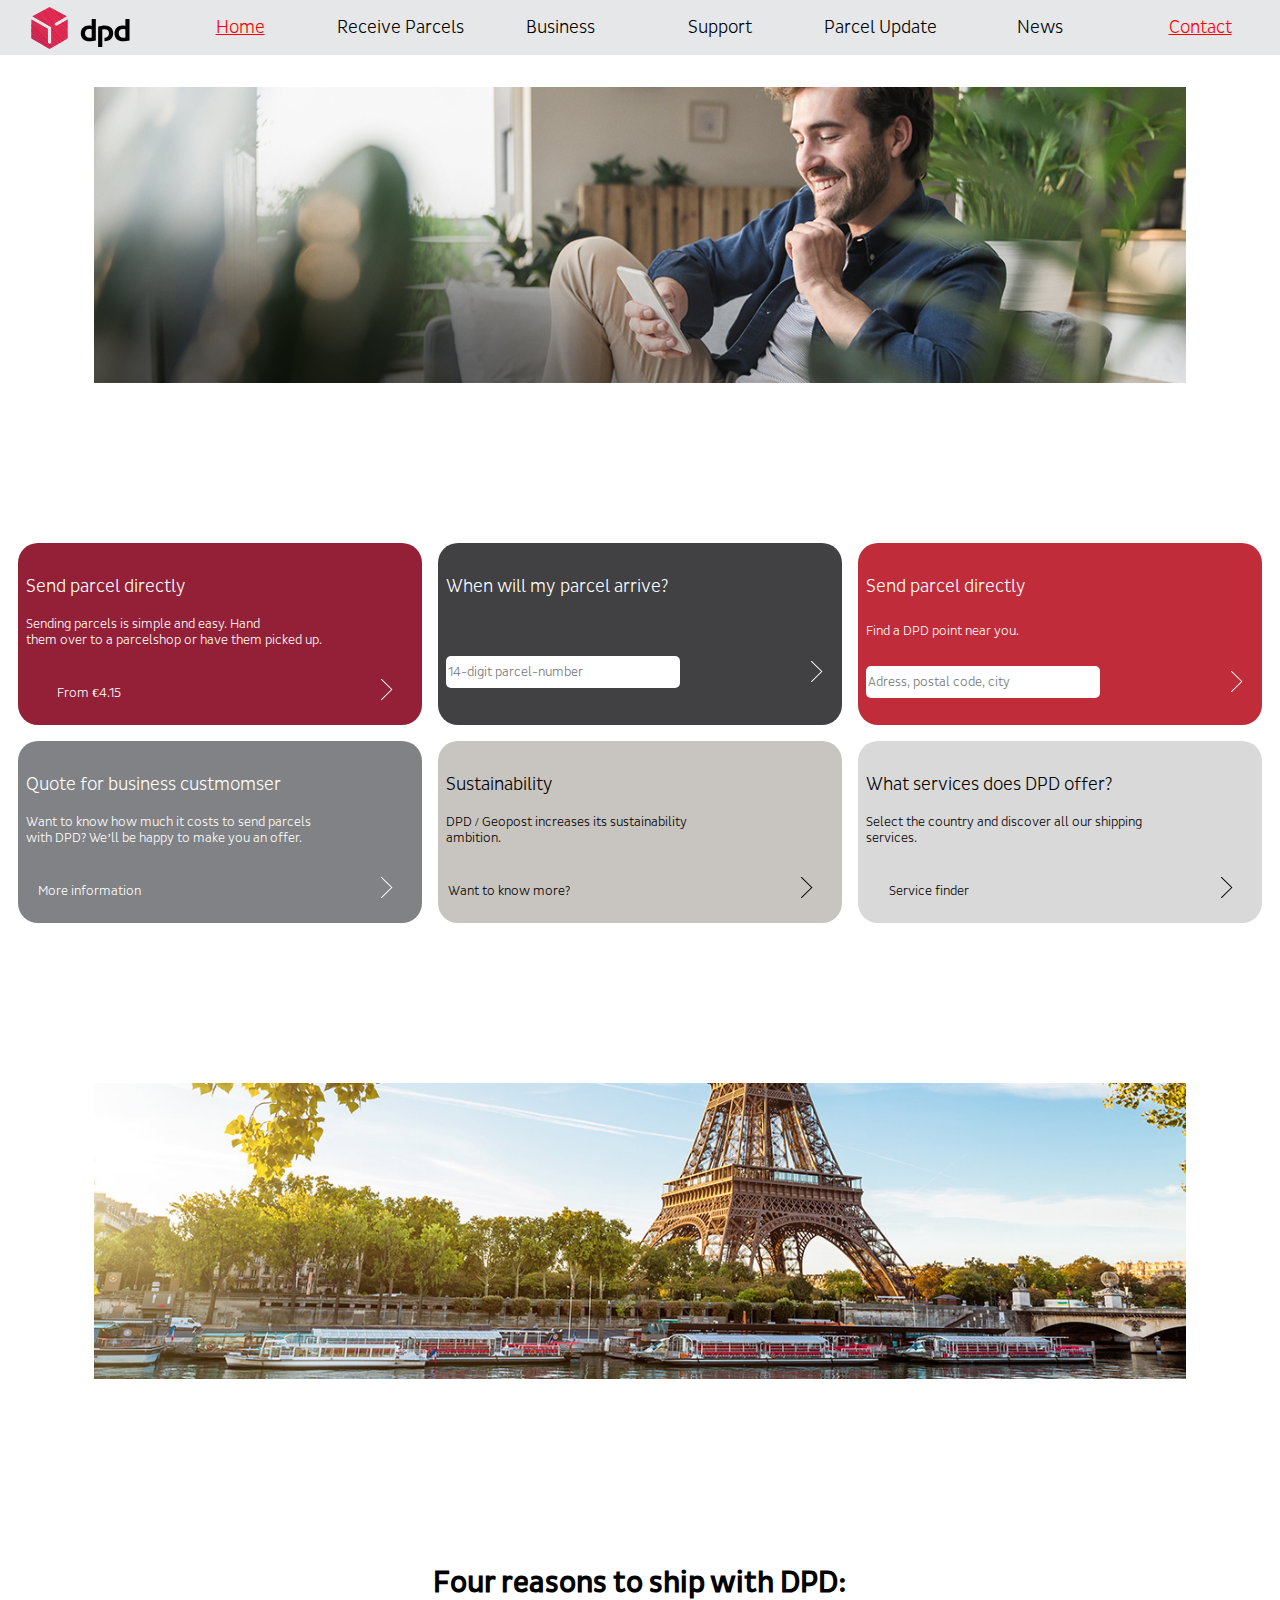
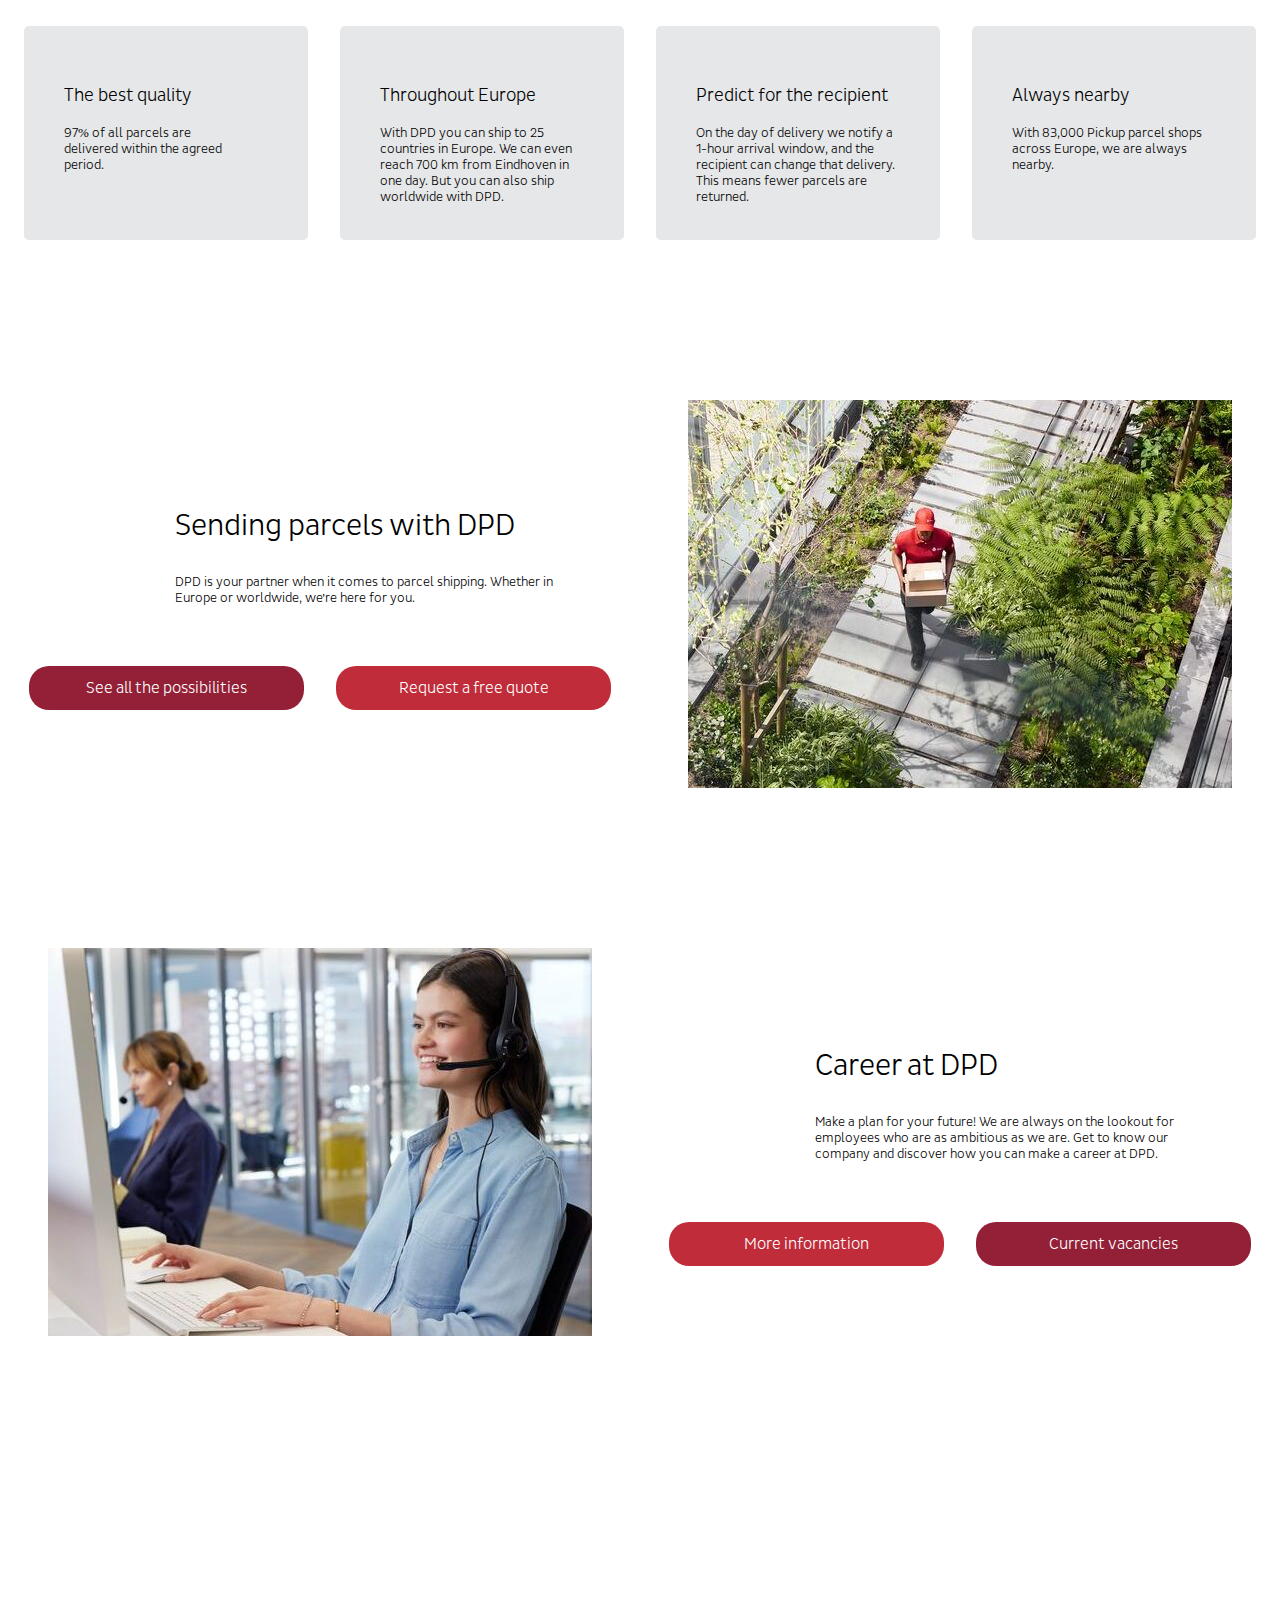
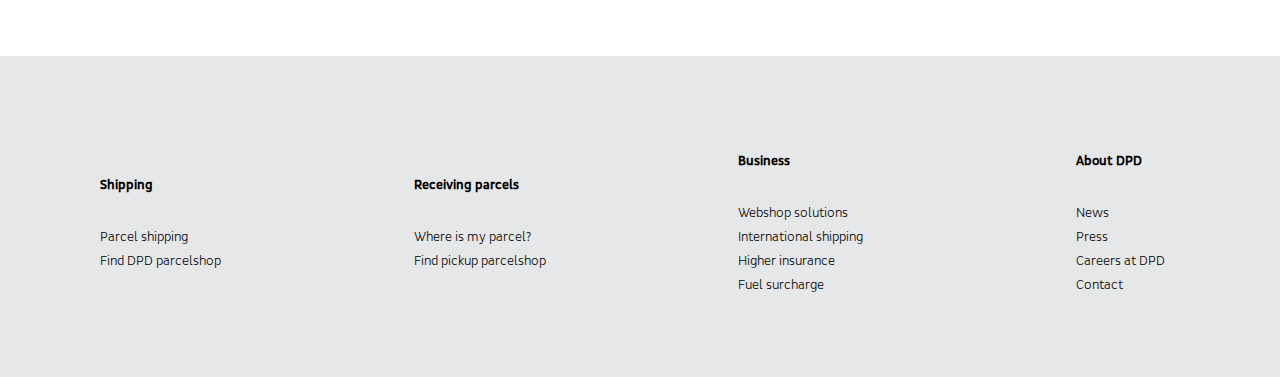
<file: index.html>
<!DOCTYPE html>
<html lang="en">
<head>
    <meta charset="UTF-8">
    <meta name="viewport" content="width=device-width, initial-scale=1.0">
    <title>DPD Redesign</title>
    <link rel="stylesheet" href="style.css">
    <link rel="icon" href="images/dpdicon.svg">
</head>
<body>
    
    <nav>
        <img src="images/dpdlogo.svg" alt="DPDlogo">
        <a class="underline" href="ar rtl.html">Home</a>
        <a href="index.html">Receive Parcels</a>
        <a href="#">Business</a>
        <a href="ar ltr.html">Support</a>
        <a href="#">Parcel Update</a>
        <a href="#">News</a>
        <a class="underline" href="en rtl.html">Contact</a>
    </nav>

    <div class="big-image"><img src="images/bigphoto1.jpg" alt="Grote foto 1"></div>

    <div class="grid-container">
    <div class="six-cta">
        <a href="#">
        <div class="cta-dark-red darkred">
        <h3>Send parcel directly</h3>
        <p>Sending parcels is simple and easy. Hand <br> them over to a parcelshop or have them picked up.</p>
            <div class="input-grid"> 
                <p>From €4.15</p> 
                <img class="cta-arrow" src="images/cta arrow.svg" alt="">
            </div>
        </div>
    </a>
        
        <a href="#">
        <div class="cta-dark-red darkgrey">
            <h3>When will my parcel arrive?</h3>
            <div class="input-grid"> 
                <input type="text" name="" id="" placeholder="14-digit parcel-number">
                <img  src="images/cta arrow.svg" alt="">
            </div>
            </div>
        </a>

            <a href="#">
            <div class="cta-dark-red red">
                <h3>Send parcel directly</h3>
                <p>Find a DPD point near you.</p>
                <div class="input-grid"> 
                    <input type="text" name="" id="" placeholder="Adress, postal code, city">
                    <img  src="images/cta arrow.svg" alt="">
                </div>
                </div>
            </a>

            <a href="#">
                <div class="cta-dark-red grey">
                    <h3>Quote for business custmomser</h3>
                    <p>Want to know how much it costs to send parcels <br> with DPD? We’ll be happy to make you an offer. </p>
                        <div class="input-grid"> 
                            <p>More information</p> 
                            <img class="cta-arrow" src="images/cta arrow.svg" alt="">
                        </div>
                    </div>
                </a>

                    <a href="#">
                    <div class="cta-dark-red lightgrey">
                        <h3>Sustainability</h3>
                    <p>DPD / Geopost increases its sustainability <br> ambition.</p>
                        <div class="input-grid"> <p>Want to know more?</p> <img class="cta-arrow" src="images/cta arrow black.svg" alt=""></div>
                        </div>
                    </a>

                    <a href="#">
                        <div class="cta-dark-red lightlightgrey black-text">
                            <h3 >What services does DPD offer?</h3>
                    <p>Select the country and discover all our shipping <br> services. </p>
                        <div class="input-grid"> <p>Service finder</p> <img class="cta-arrow" src="images/cta arrow black.svg" alt=""></div>
                            </div>
                        </a>
    </div>
</div>

    <div class="big-image px160"><img src="images/bigphoto2.jpg" alt="Grote foto 1"></div>

    <div class="grid-container">
    <div class="boxes px160">
        <h2>Four reasons to ship with DPD:</h2>
        <div class="box-grid ">
                <div class="box">
                <h3>The best quality</h3>
                <p>97% of all parcels are <br> delivered within the agreed <br> period.</p>
                </div>

                <div class="box">
                <h3>Throughout Europe</h3>
                <p>With DPD you can ship to 25 countries in Europe. We can even reach 700 km from Eindhoven in one day. But you can also ship worldwide with DPD.</p>
                </div>

                <div class="box">
                <h3>Predict for the recipient</h3>
                <p>On the day of delivery we notify a 1-hour arrival window, and the recipient can change that delivery. This means fewer parcels are returned.</p>
                </div>

                <div class="box">
                <h3>Always nearby</h3>
                <p>With 83,000 Pickup parcel shops across Europe, we are always nearby.</p>
                </div>

        </div>

    </div>
</div>

        <div class="card1 px160">
                <div>
                    <div class="card-text">
                        <h3>Sending parcels with DPD</h3>
                        <p>DPD is your partner when it comes to parcel shipping. Whether in  <br> Europe or worldwide, we're here for you.</p>
                    </div>

                    <div class="card-buttons px60"> 
                        <a href="#" class="darkred">See all the possibilities</a>
                        <a href="#" class="red">Request a free quote</a>
                    </div>
                </div>
                <img src="images/cardphoto1.jpg" alt="">
            </div>

            <div class="card1 px160">
                <img src="images/cardphoto2.jpg" alt="">
                <div>
                    <div class="card-text">
                        <h3>Career at DPD</h3>
                        <p>Make a plan for your future! We are always on the lookout for <br> employees who are as ambitious as we are. Get to know our <br>company and discover how you can make a career at DPD.</p>
                    </div>

                    <div class="card-buttons px60"> 
                        <a href="#" class="red">More information</a>
                        <a href="#" class="darkred">Current vacancies</a>
                    </div>
                </div>
            </div>

        <footer class="px320">
            <div class="footer-grid">
                <div>
                    <h4>Shipping</h4>
                    <a href="#">Parcel shipping</a><br>
                    <a href="#">Find DPD parcelshop</a>
                </div>

                <div>
                    <h4>Receiving parcels</h4>
                    <a href="#">Where is my parcel?</a><br>
                    <a href="#">Find pickup parcelshop</a>
                </div>

                <div>
                    <h4>Business</h4>
                    <a href="#">Webshop solutions</a><br>
                    <a href="#">International shipping</a><br>
                    <a href="#">Higher insurance</a><br>
                    <a href="#">Fuel surcharge</a>
                </div>

                <div>
                    <h4>About DPD</h4>
                    <a href="#">News</a><br>
                    <a href="#">Press</a><br>
                    <a href="#">Careers at DPD</a><br>
                    <a href="#">Contact</a>
                </div>
            </div>
        </footer>

</body>
</html>
</file>
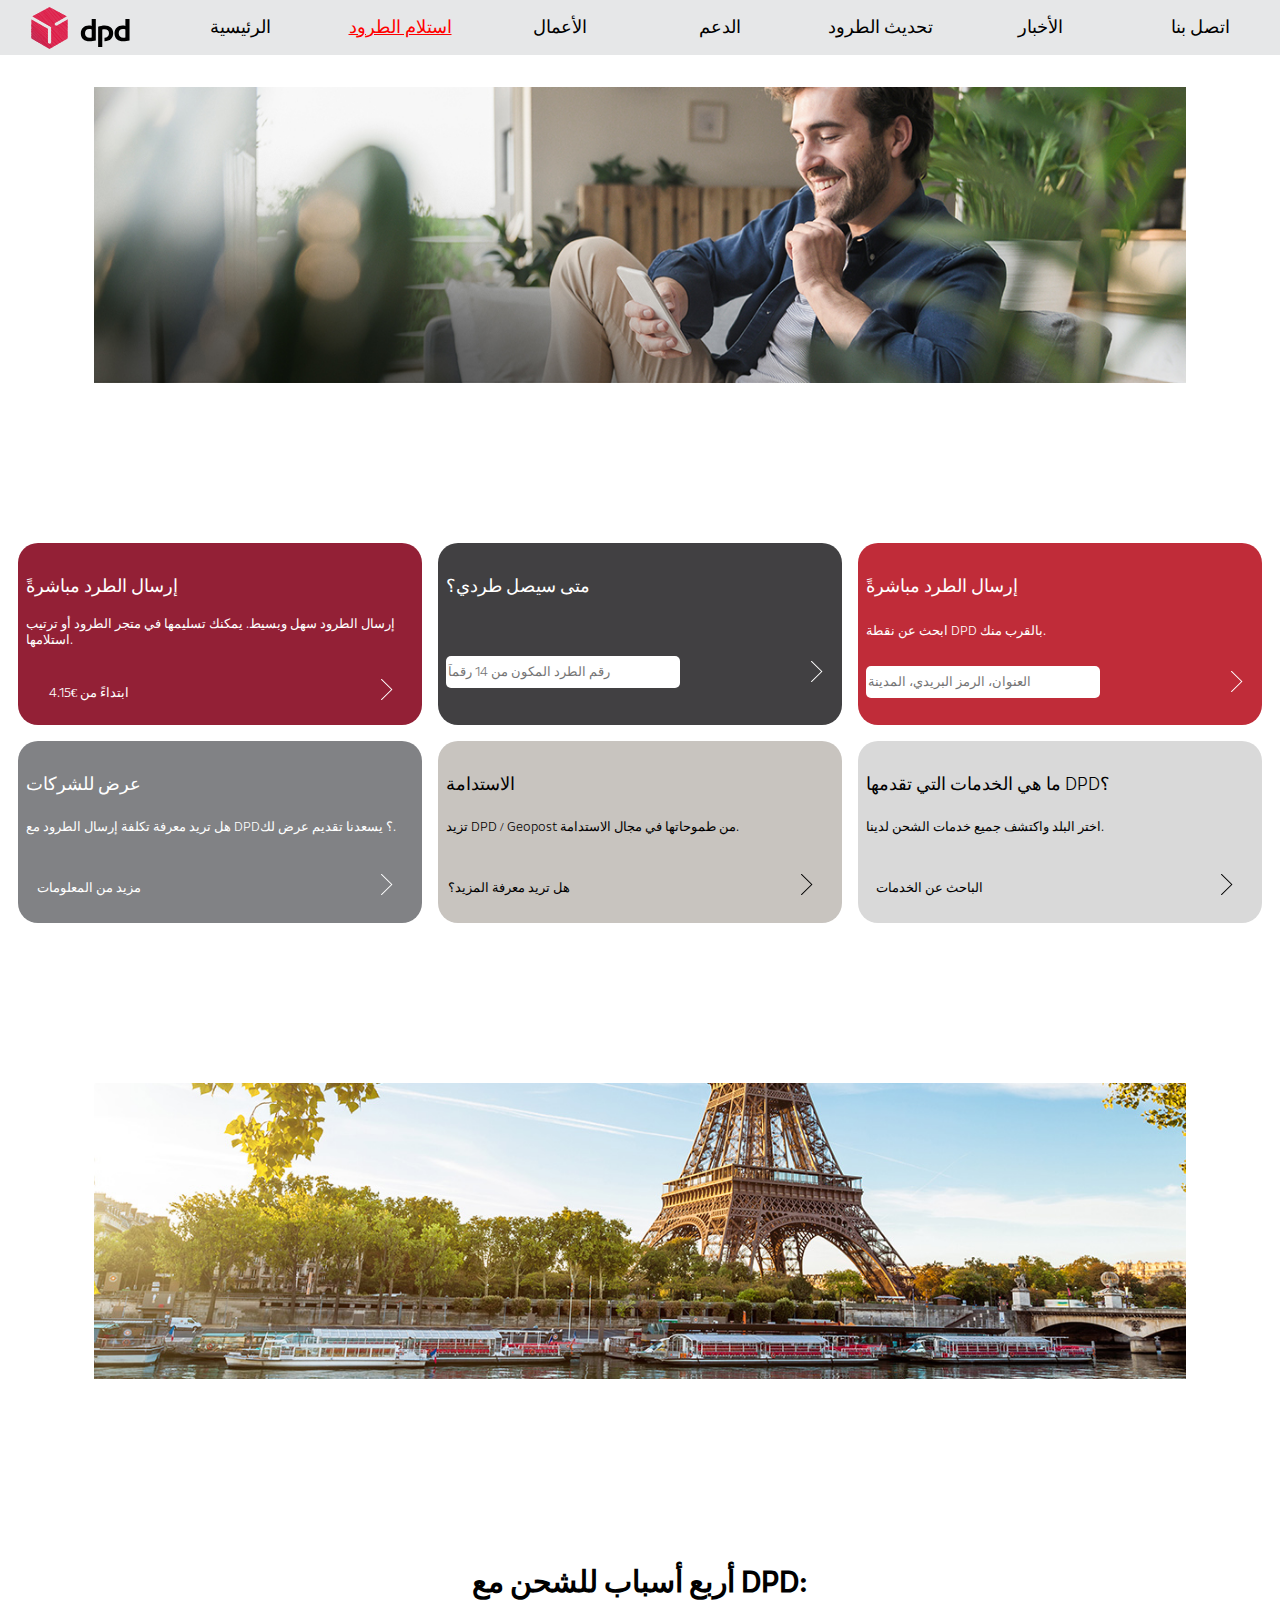
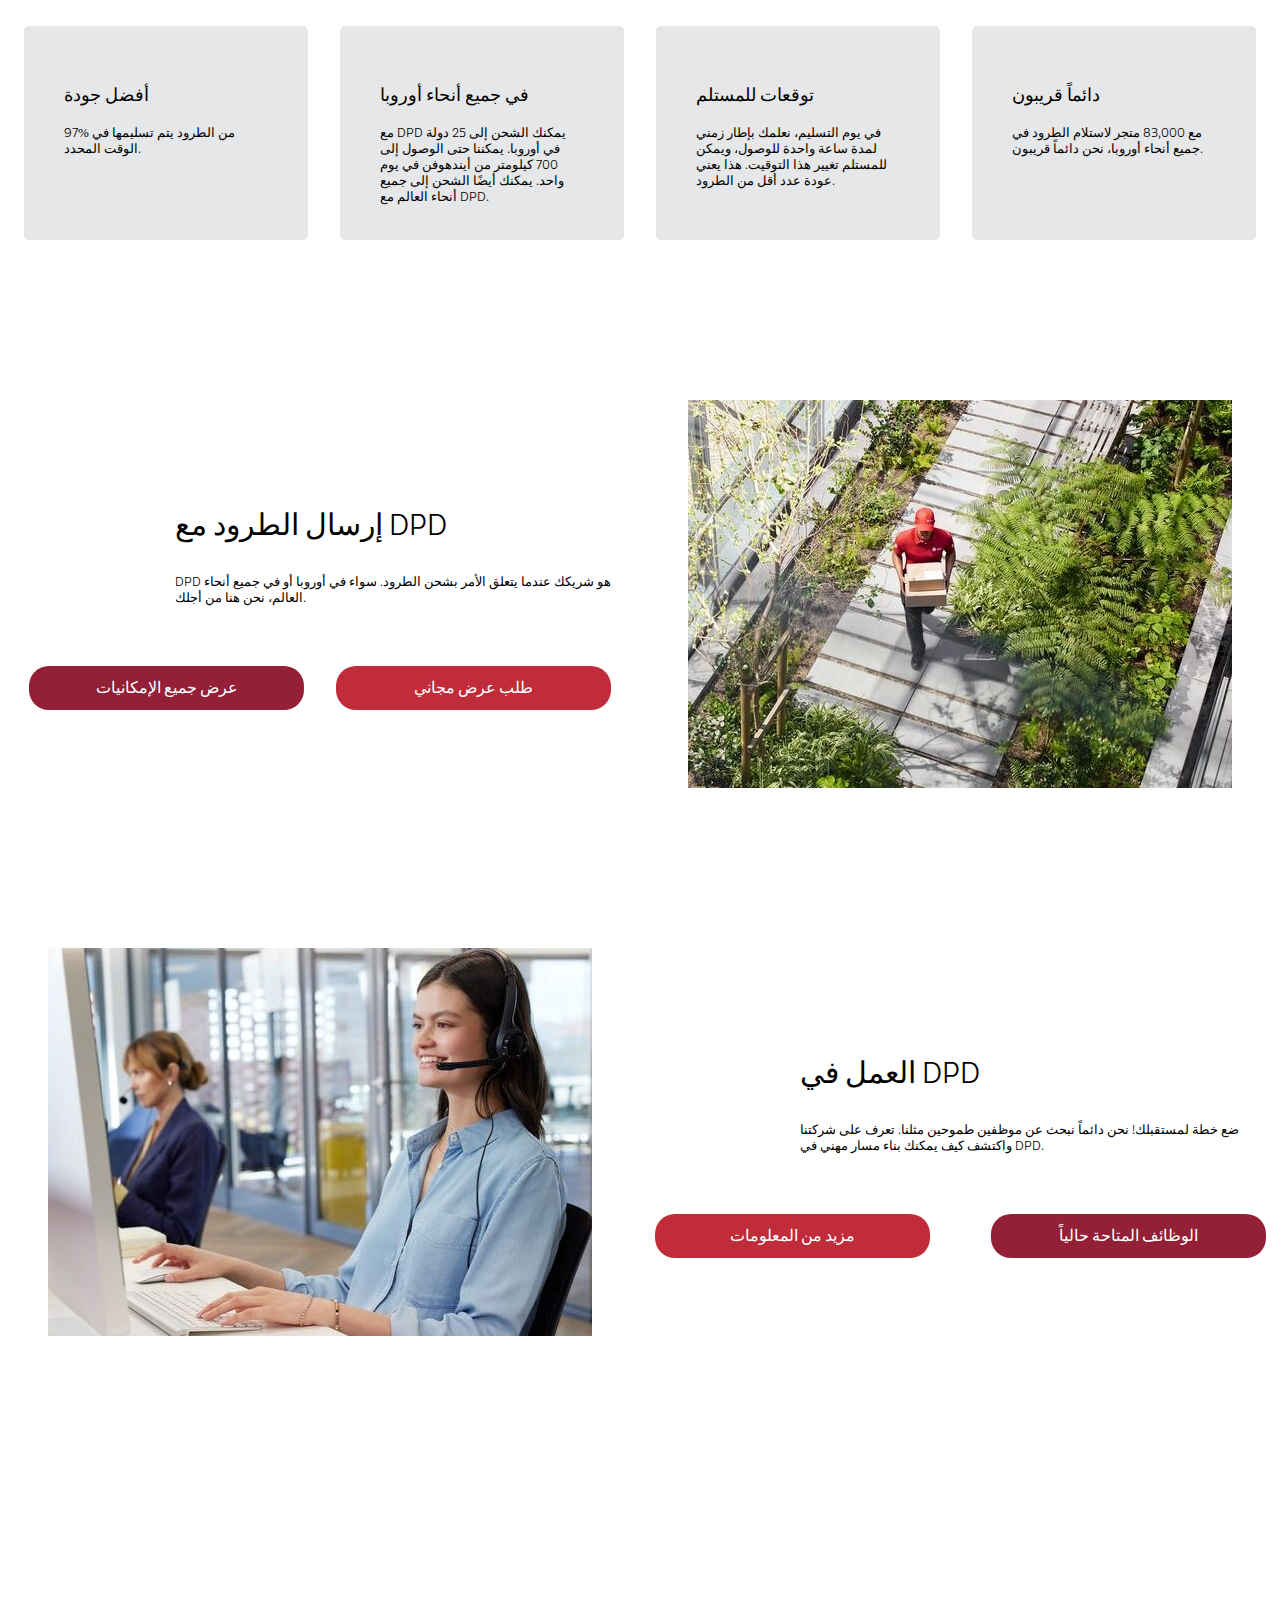
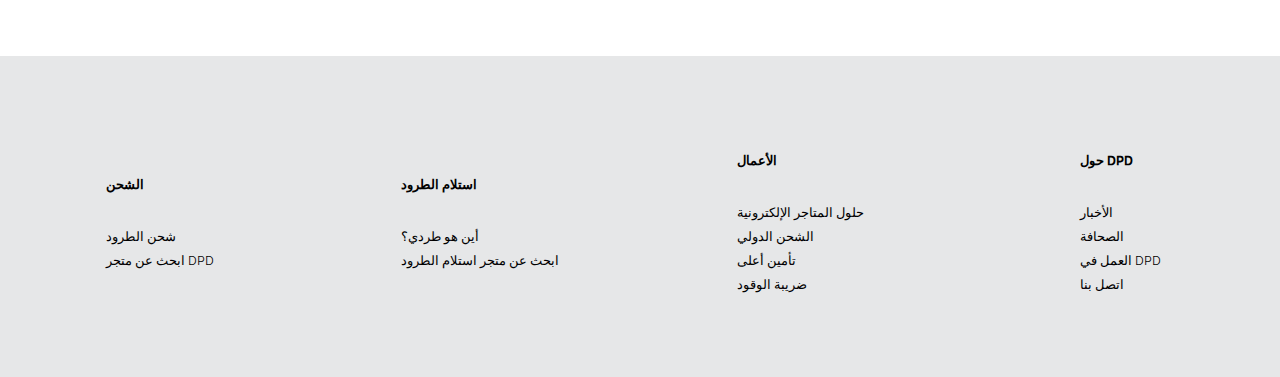
<file: ar ltr.html>
<!DOCTYPE html>
<html lang="ar">
<head>
    <meta charset="UTF-8">
    <meta name="viewport" content="width=device-width, initial-scale=1.0">
    <title>إعادة تصميم DPD</title>
    <link rel="stylesheet" href="style.css">
    <link rel="icon" href="images/dpdicon.svg">
</head>
<body>
    
    <nav>
        <img src="images/dpdlogo.svg" alt="شعار DPD">
        <a href="ar rtl.html">الرئيسية</a>
        <a class="underline" href="index.html">استلام الطرود</a>
        <a href="#">الأعمال</a>
        <a href="#">الدعم</a>
        <a href="#">تحديث الطرود</a>
        <a href="#">الأخبار</a>
        <a href="#">اتصل بنا</a>
    </nav>

    <div class="big-image"><img src="images/bigphoto1.jpg" alt="الصورة الكبيرة 1"></div>

    <div class="grid-container">
    <div class="six-cta">
        <a href="#">
        <div class="cta-dark-red darkred">
        <h3>إرسال الطرد مباشرةً</h3>
        <p>إرسال الطرود سهل وبسيط. يمكنك تسليمها في متجر الطرود أو ترتيب استلامها.</p>
            <div class="input-grid"> 
                <p>ابتداءً من €4.15</p> 
                <img class="cta-arrow" src="images/cta arrow.svg" alt="">
            </div>
        </div>
    </a>
        
        <a href="#">
        <div class="cta-dark-red darkgrey">
            <h3>متى سيصل طردي؟</h3>
            <div class="input-grid"> 
                <input type="text" name="" id="" placeholder="رقم الطرد المكون من 14 رقماً">
                <img  src="images/cta arrow.svg" alt="">
            </div>
            </div>
        </a>

            <a href="#">
            <div class="cta-dark-red red">
                <h3>إرسال الطرد مباشرةً</h3>
                <p>ابحث عن نقطة DPD بالقرب منك.</p>
                <div class="input-grid"> 
                    <input type="text" name="" id="" placeholder="العنوان، الرمز البريدي، المدينة">
                    <img  src="images/cta arrow.svg" alt="">
                </div>
                </div>
            </a>

            <a href="#">
                <div class="cta-dark-red grey">
                    <h3>عرض للشركات</h3>
                    <p>هل تريد معرفة تكلفة إرسال الطرود مع DPD؟ يسعدنا تقديم عرض لك.</p>
                        <div class="input-grid"> 
                            <p>مزيد من المعلومات</p> 
                            <img class="cta-arrow" src="images/cta arrow.svg" alt="">
                        </div>
                    </div>
                </a>

                    <a href="#">
                    <div class="cta-dark-red lightgrey">
                        <h3>الاستدامة</h3>
                    <p>تزيد DPD / Geopost من طموحاتها في مجال الاستدامة.</p>
                        <div class="input-grid"> <p>هل تريد معرفة المزيد؟</p> <img class="cta-arrow" src="images/cta arrow black.svg" alt=""></div>
                        </div>
                    </a>

                    <a href="#">
                        <div class="cta-dark-red lightlightgrey black-text">
                            <h3>ما هي الخدمات التي تقدمها DPD؟</h3>
                    <p>اختر البلد واكتشف جميع خدمات الشحن لدينا.</p>
                        <div class="input-grid"> <p>الباحث عن الخدمات</p> <img class="cta-arrow" src="images/cta arrow black.svg" alt=""></div>
                            </div>
                        </a>
    </div>
</div>

    <div class="big-image px160"><img src="images/bigphoto2.jpg" alt="الصورة الكبيرة 1"></div>

    <div class="grid-container">
    <div class="boxes px160">
        <h2>أربع أسباب للشحن مع DPD:</h2>
        <div class="box-grid ">
                <div class="box">
                <h3>أفضل جودة</h3>
                <p>97% من الطرود يتم تسليمها في <br> الوقت المحدد.</p>
                </div>

                <div class="box">
                <h3>في جميع أنحاء أوروبا</h3>
                <p>مع DPD يمكنك الشحن إلى 25 دولة في أوروبا. يمكننا حتى الوصول إلى 700 كيلومتر من أيندهوفن في يوم واحد. يمكنك أيضًا الشحن إلى جميع أنحاء العالم مع DPD.</p>
                </div>

                <div class="box">
                <h3>توقعات للمستلم</h3>
                <p>في يوم التسليم، نعلمك بإطار زمني لمدة ساعة واحدة للوصول، ويمكن للمستلم تغيير هذا التوقيت. هذا يعني عودة عدد أقل من الطرود.</p>
                </div>

                <div class="box">
                <h3>دائماً قريبون</h3>
                <p>مع 83,000 متجر لاستلام الطرود في جميع أنحاء أوروبا، نحن دائماً قريبون.</p>
                </div>

        </div>

    </div>
</div>

        <div class="card1 px160">
                <div>
                    <div class="card-text">
                        <h3>إرسال الطرود مع DPD</h3>
                        <p>DPD هو شريكك عندما يتعلق الأمر بشحن الطرود. سواء في أوروبا أو في جميع أنحاء العالم، نحن هنا من أجلك.</p>
                    </div>

                    <div class="card-buttons px60"> 
                        <a href="#" class="darkred">عرض جميع الإمكانيات</a>
                        <a href="#" class="red">طلب عرض مجاني</a>
                    </div>
                </div>
                <img src="images/cardphoto1.jpg" alt="">
            </div>

            <div class="card1 px160">
                <img src="images/cardphoto2.jpg" alt="">
                <div>
                    <div class="card-text">
                        <h3>العمل في DPD</h3>
                        <p>ضع خطة لمستقبلك! نحن دائماً نبحث عن موظفين طموحين مثلنا. تعرف على شركتنا واكتشف كيف يمكنك بناء مسار مهني في DPD.</p>
                    </div>

                    <div class="card-buttons px60"> 
                        <a href="#" class="red">مزيد من المعلومات</a>
                        <a href="#" class="darkred">الوظائف المتاحة حالياً</a>
                    </div>
                </div>
            </div>

        <footer class="px320">
            <div class="footer-grid">
                <div>
                    <h4>الشحن</h4>
                    <a href="#">شحن الطرود</a><br>
                    <a href="#">ابحث عن متجر DPD</a>
                </div>

                <div>
                    <h4>استلام الطرود</h4>
                    <a href="#">أين هو طردي؟</a><br>
                    <a href="#">ابحث عن متجر استلام الطرود</a>
                </div>

                <div>
                    <h4>الأعمال</h4>
                    <a href="#">حلول المتاجر الإلكترونية</a><br>
                    <a href="#">الشحن الدولي</a><br>
                    <a href="#">تأمين أعلى</a><br>
                    <a href="#">ضريبة الوقود</a>
                </div>

                <div>
                    <h4>حول DPD</h4>
                    <a href="#">الأخبار</a><br>
                    <a href="#">الصحافة</a><br>
                    <a href="#">العمل في DPD</a><br>
                    <a href="#">اتصل بنا</a>
                </div>
            </div>
        </footer>

</body>
</html>
</file>
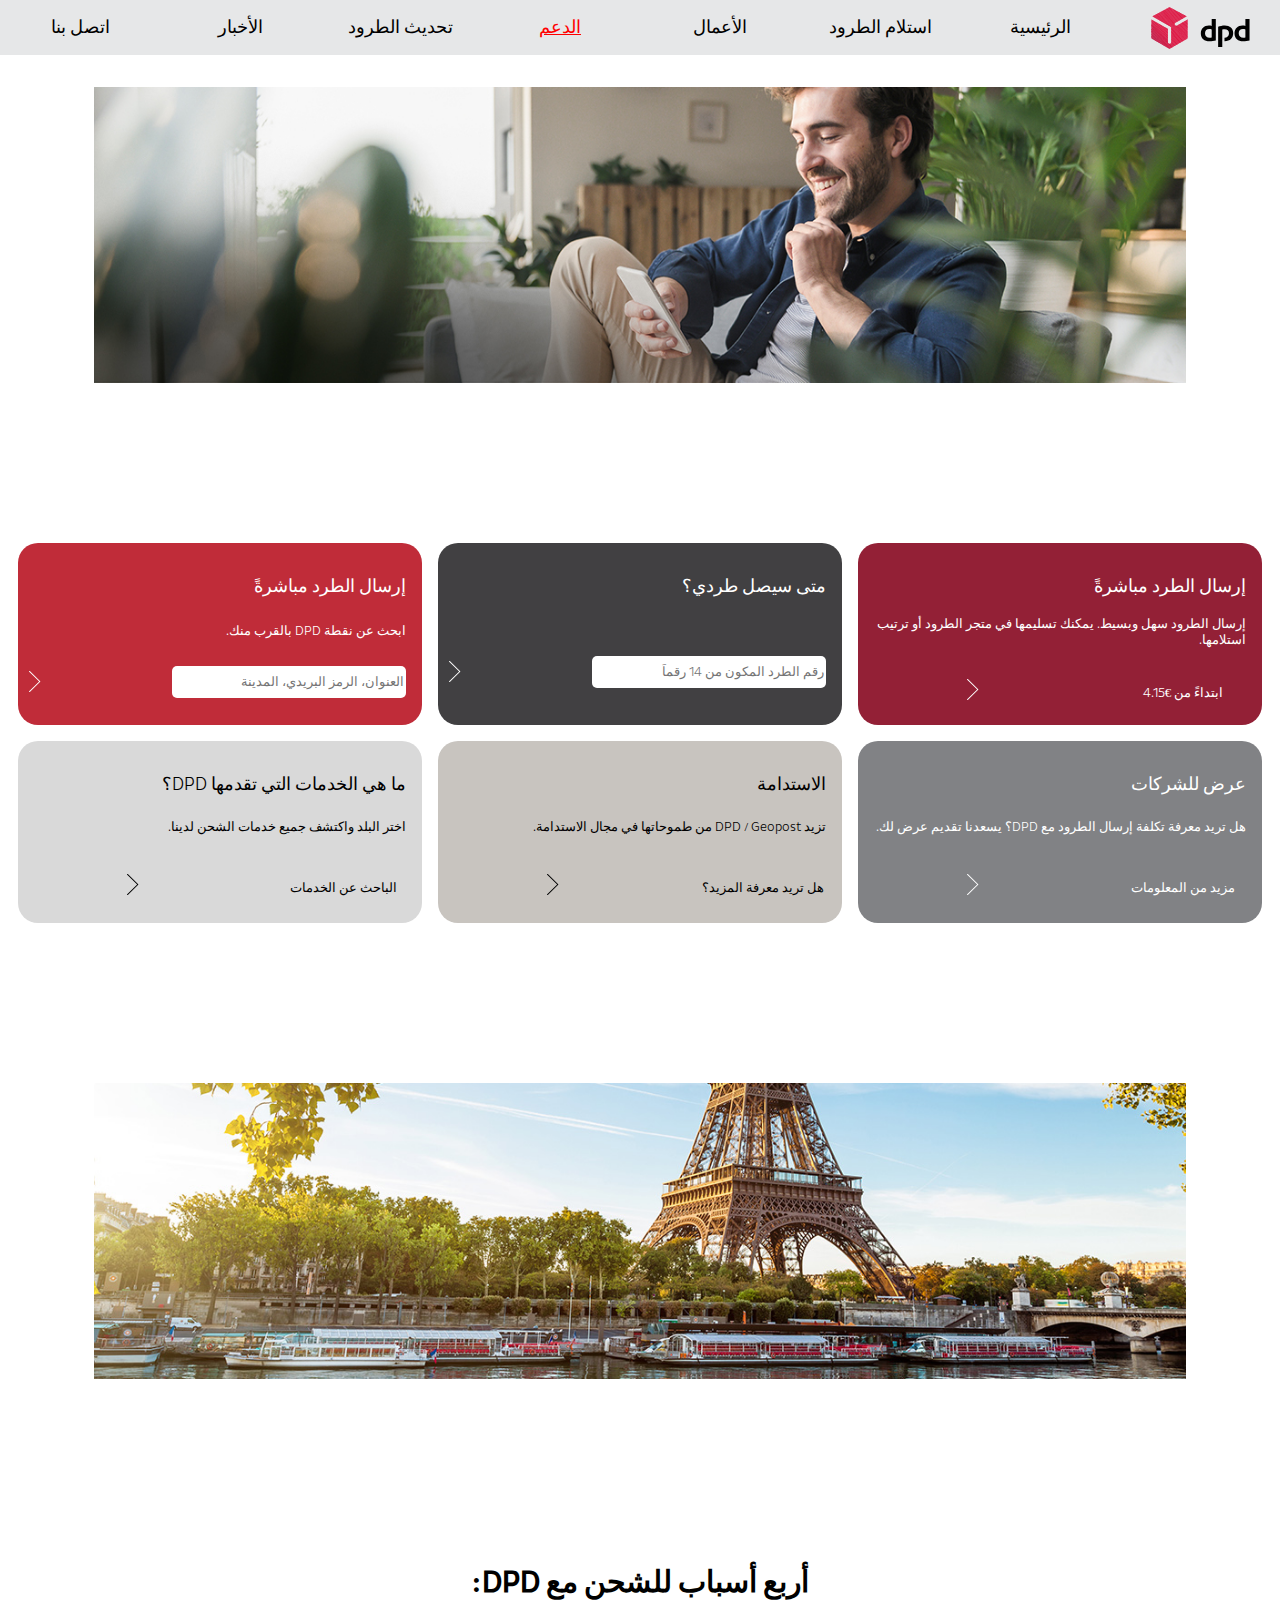
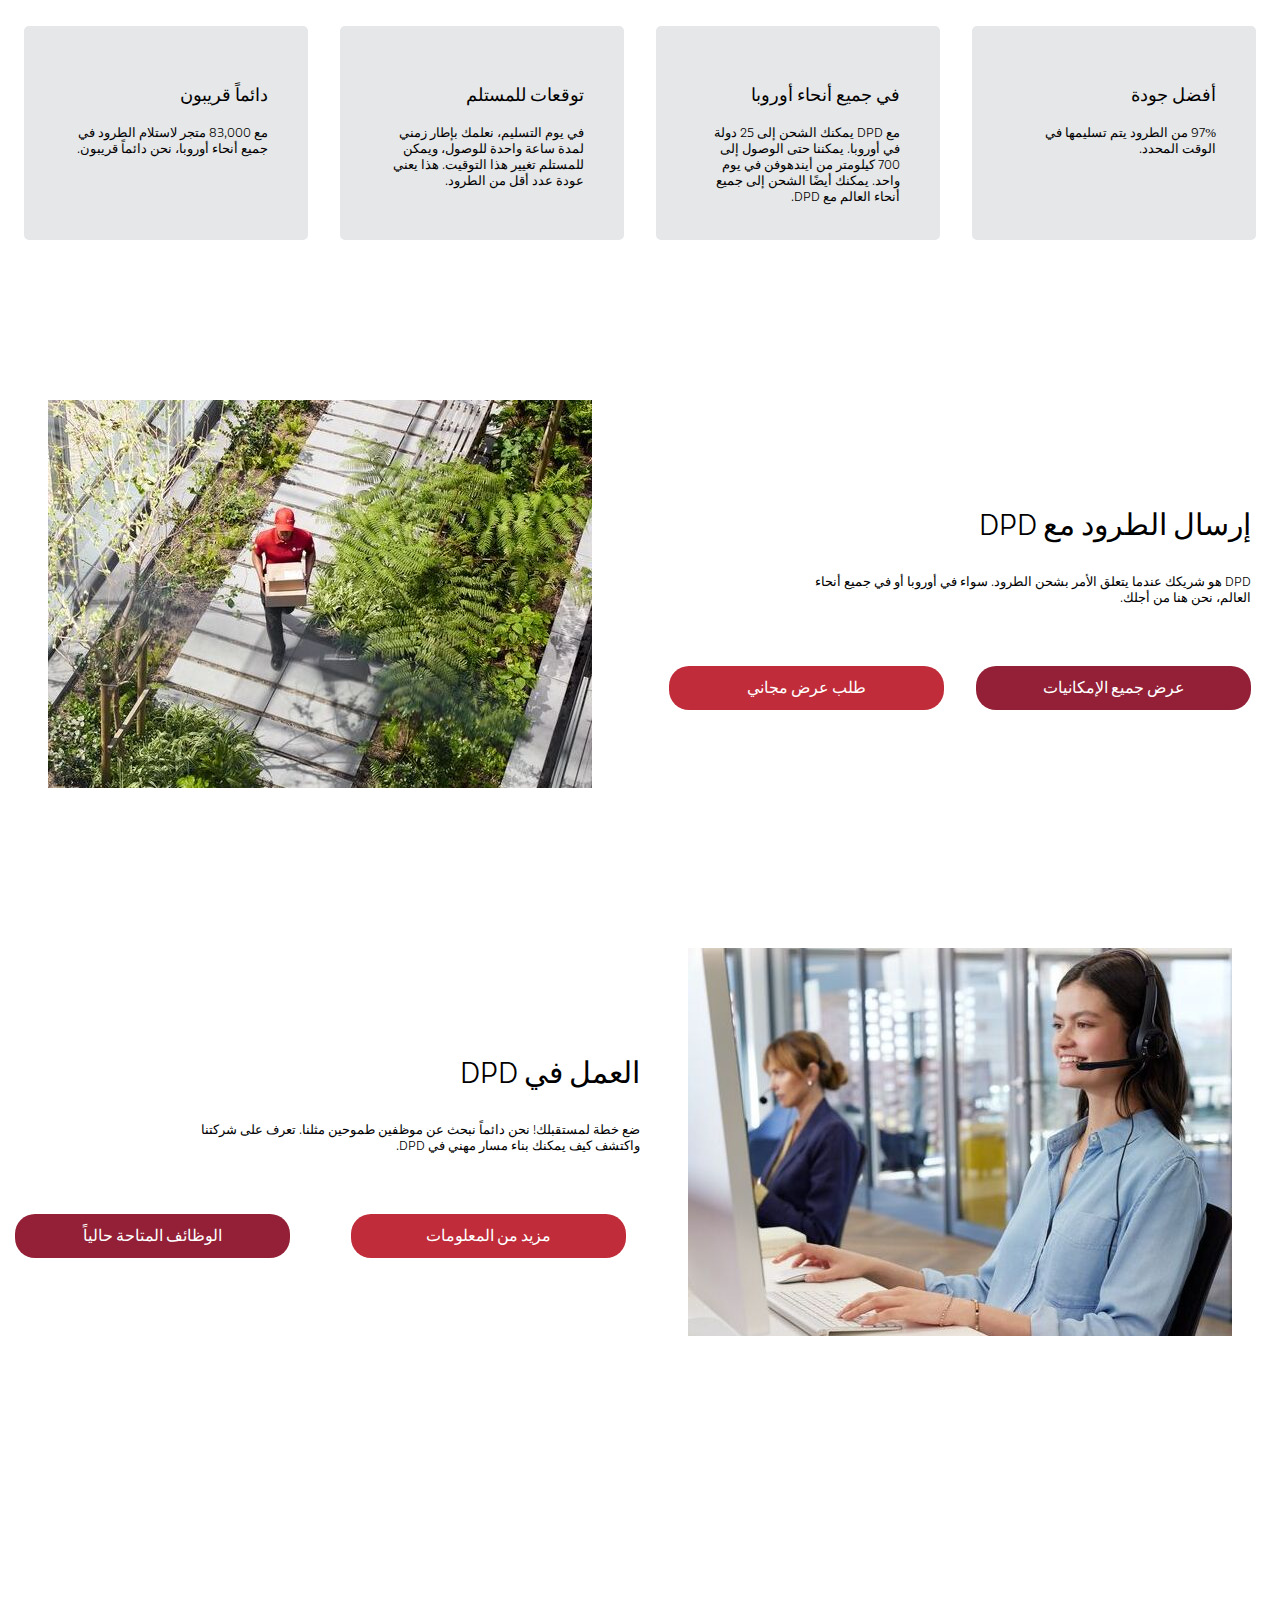
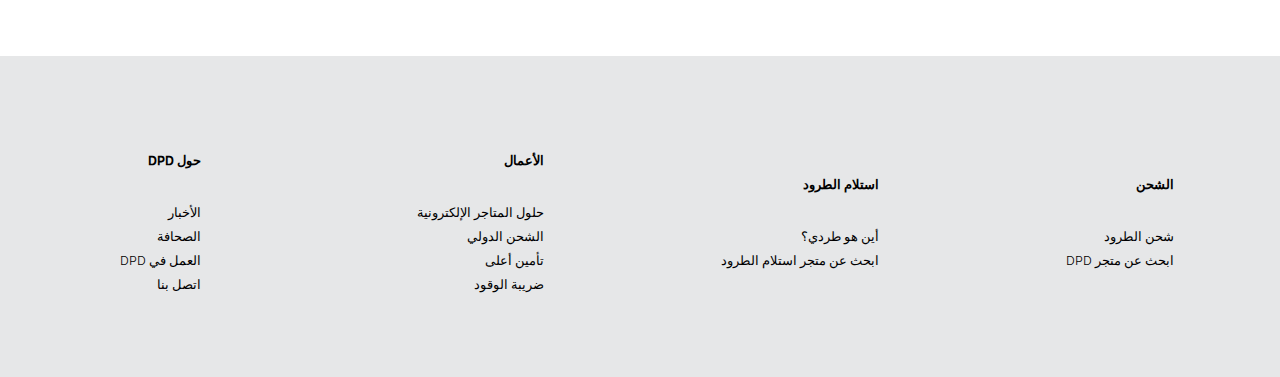
<file: ar rtl.html>
<!DOCTYPE html>
<html dir="rtl" lang="ar">
<head>
    <meta charset="UTF-8">
    <meta name="viewport" content="width=device-width, initial-scale=1.0">
    <title>إعادة تصميم DPD</title>
    <link rel="stylesheet" href="style.css">
    <link rel="icon" href="images/dpdicon.svg">
</head>
<body>
    
    <nav>
        <img src="images/dpdlogo.svg" alt="شعار DPD">
        <a href="ar rtl.html">الرئيسية</a>
        <a href="index.html">استلام الطرود</a>
        <a href="#">الأعمال</a>
        <a class="underline" href="ar ltr.html">الدعم</a>
        <a href="#">تحديث الطرود</a>
        <a href="#">الأخبار</a>
        <a href="#">اتصل بنا</a>
    </nav>

    <div class="big-image"><img src="images/bigphoto1.jpg" alt="الصورة الكبيرة 1"></div>

    <div class="grid-container">
    <div class="six-cta">
        <a href="#">
        <div class="cta-dark-red darkred">
        <h3>إرسال الطرد مباشرةً</h3>
        <p>إرسال الطرود سهل وبسيط. يمكنك تسليمها في متجر الطرود أو ترتيب استلامها.</p>
            <div class="input-grid"> 
                <p>ابتداءً من €4.15</p> 
                <img class="cta-arrow" src="images/cta arrow.svg" alt="">
            </div>
        </div>
    </a>
        
        <a href="#">
        <div class="cta-dark-red darkgrey">
            <h3>متى سيصل طردي؟</h3>
            <div class="input-grid"> 
                <input type="text" name="" id="" placeholder="رقم الطرد المكون من 14 رقماً">
                <img  src="images/cta arrow.svg" alt="">
            </div>
            </div>
        </a>

            <a href="#">
            <div class="cta-dark-red red">
                <h3>إرسال الطرد مباشرةً</h3>
                <p>ابحث عن نقطة DPD بالقرب منك.</p>
                <div class="input-grid"> 
                    <input type="text" name="" id="" placeholder="العنوان، الرمز البريدي، المدينة">
                    <img  src="images/cta arrow.svg" alt="">
                </div>
                </div>
            </a>

            <a href="#">
                <div class="cta-dark-red grey">
                    <h3>عرض للشركات</h3>
                    <p>هل تريد معرفة تكلفة إرسال الطرود مع DPD؟ يسعدنا تقديم عرض لك.</p>
                        <div class="input-grid"> 
                            <p>مزيد من المعلومات</p> 
                            <img class="cta-arrow" src="images/cta arrow.svg" alt="">
                        </div>
                    </div>
                </a>

                    <a href="#">
                    <div class="cta-dark-red lightgrey">
                        <h3>الاستدامة</h3>
                    <p>تزيد DPD / Geopost من طموحاتها في مجال الاستدامة.</p>
                        <div class="input-grid"> <p>هل تريد معرفة المزيد؟</p> <img class="cta-arrow" src="images/cta arrow black.svg" alt=""></div>
                        </div>
                    </a>

                    <a href="#">
                        <div class="cta-dark-red lightlightgrey black-text">
                            <h3>ما هي الخدمات التي تقدمها DPD؟</h3>
                    <p>اختر البلد واكتشف جميع خدمات الشحن لدينا.</p>
                        <div class="input-grid"> <p>الباحث عن الخدمات</p> <img class="cta-arrow" src="images/cta arrow black.svg" alt=""></div>
                            </div>
                        </a>
    </div>
</div>

    <div class="big-image px160"><img src="images/bigphoto2.jpg" alt="الصورة الكبيرة 1"></div>

    <div class="grid-container">
    <div class="boxes px160">
        <h2>أربع أسباب للشحن مع DPD:</h2>
        <div class="box-grid ">
                <div class="box">
                <h3>أفضل جودة</h3>
                <p>97% من الطرود يتم تسليمها في <br> الوقت المحدد.</p>
                </div>

                <div class="box">
                <h3>في جميع أنحاء أوروبا</h3>
                <p>مع DPD يمكنك الشحن إلى 25 دولة في أوروبا. يمكننا حتى الوصول إلى 700 كيلومتر من أيندهوفن في يوم واحد. يمكنك أيضًا الشحن إلى جميع أنحاء العالم مع DPD.</p>
                </div>

                <div class="box">
                <h3>توقعات للمستلم</h3>
                <p>في يوم التسليم، نعلمك بإطار زمني لمدة ساعة واحدة للوصول، ويمكن للمستلم تغيير هذا التوقيت. هذا يعني عودة عدد أقل من الطرود.</p>
                </div>

                <div class="box">
                <h3>دائماً قريبون</h3>
                <p>مع 83,000 متجر لاستلام الطرود في جميع أنحاء أوروبا، نحن دائماً قريبون.</p>
                </div>

        </div>

    </div>
</div>

        <div class="card1 px160">
                <div>
                    <div class="card-text">
                        <h3>إرسال الطرود مع DPD</h3>
                        <p>DPD هو شريكك عندما يتعلق الأمر بشحن الطرود. سواء في أوروبا أو في جميع أنحاء العالم، نحن هنا من أجلك.</p>
                    </div>

                    <div class="card-buttons px60"> 
                        <a href="#" class="darkred">عرض جميع الإمكانيات</a>
                        <a href="#" class="red">طلب عرض مجاني</a>
                    </div>
                </div>
                <img src="images/cardphoto1.jpg" alt="">
            </div>

            <div class="card1 px160">
                <img src="images/cardphoto2.jpg" alt="">
                <div>
                    <div class="card-text">
                        <h3>العمل في DPD</h3>
                        <p>ضع خطة لمستقبلك! نحن دائماً نبحث عن موظفين طموحين مثلنا. تعرف على شركتنا واكتشف كيف يمكنك بناء مسار مهني في DPD.</p>
                    </div>

                    <div class="card-buttons px60"> 
                        <a href="#" class="red">مزيد من المعلومات</a>
                        <a href="#" class="darkred">الوظائف المتاحة حالياً</a>
                    </div>
                </div>
            </div>

        <footer class="px320">
            <div class="footer-grid">
                <div>
                    <h4>الشحن</h4>
                    <a href="#">شحن الطرود</a><br>
                    <a href="#">ابحث عن متجر DPD</a>
                </div>

                <div>
                    <h4>استلام الطرود</h4>
                    <a href="#">أين هو طردي؟</a><br>
                    <a href="#">ابحث عن متجر استلام الطرود</a>
                </div>

                <div>
                    <h4>الأعمال</h4>
                    <a href="#">حلول المتاجر الإلكترونية</a><br>
                    <a href="#">الشحن الدولي</a><br>
                    <a href="#">تأمين أعلى</a><br>
                    <a href="#">ضريبة الوقود</a>
                </div>

                <div>
                    <h4>حول DPD</h4>
                    <a href="#">الأخبار</a><br>
                    <a href="#">الصحافة</a><br>
                    <a href="#">العمل في DPD</a><br>
                    <a href="#">اتصل بنا</a>
                </div>
            </div>
        </footer>

</body>
</html>
</file>
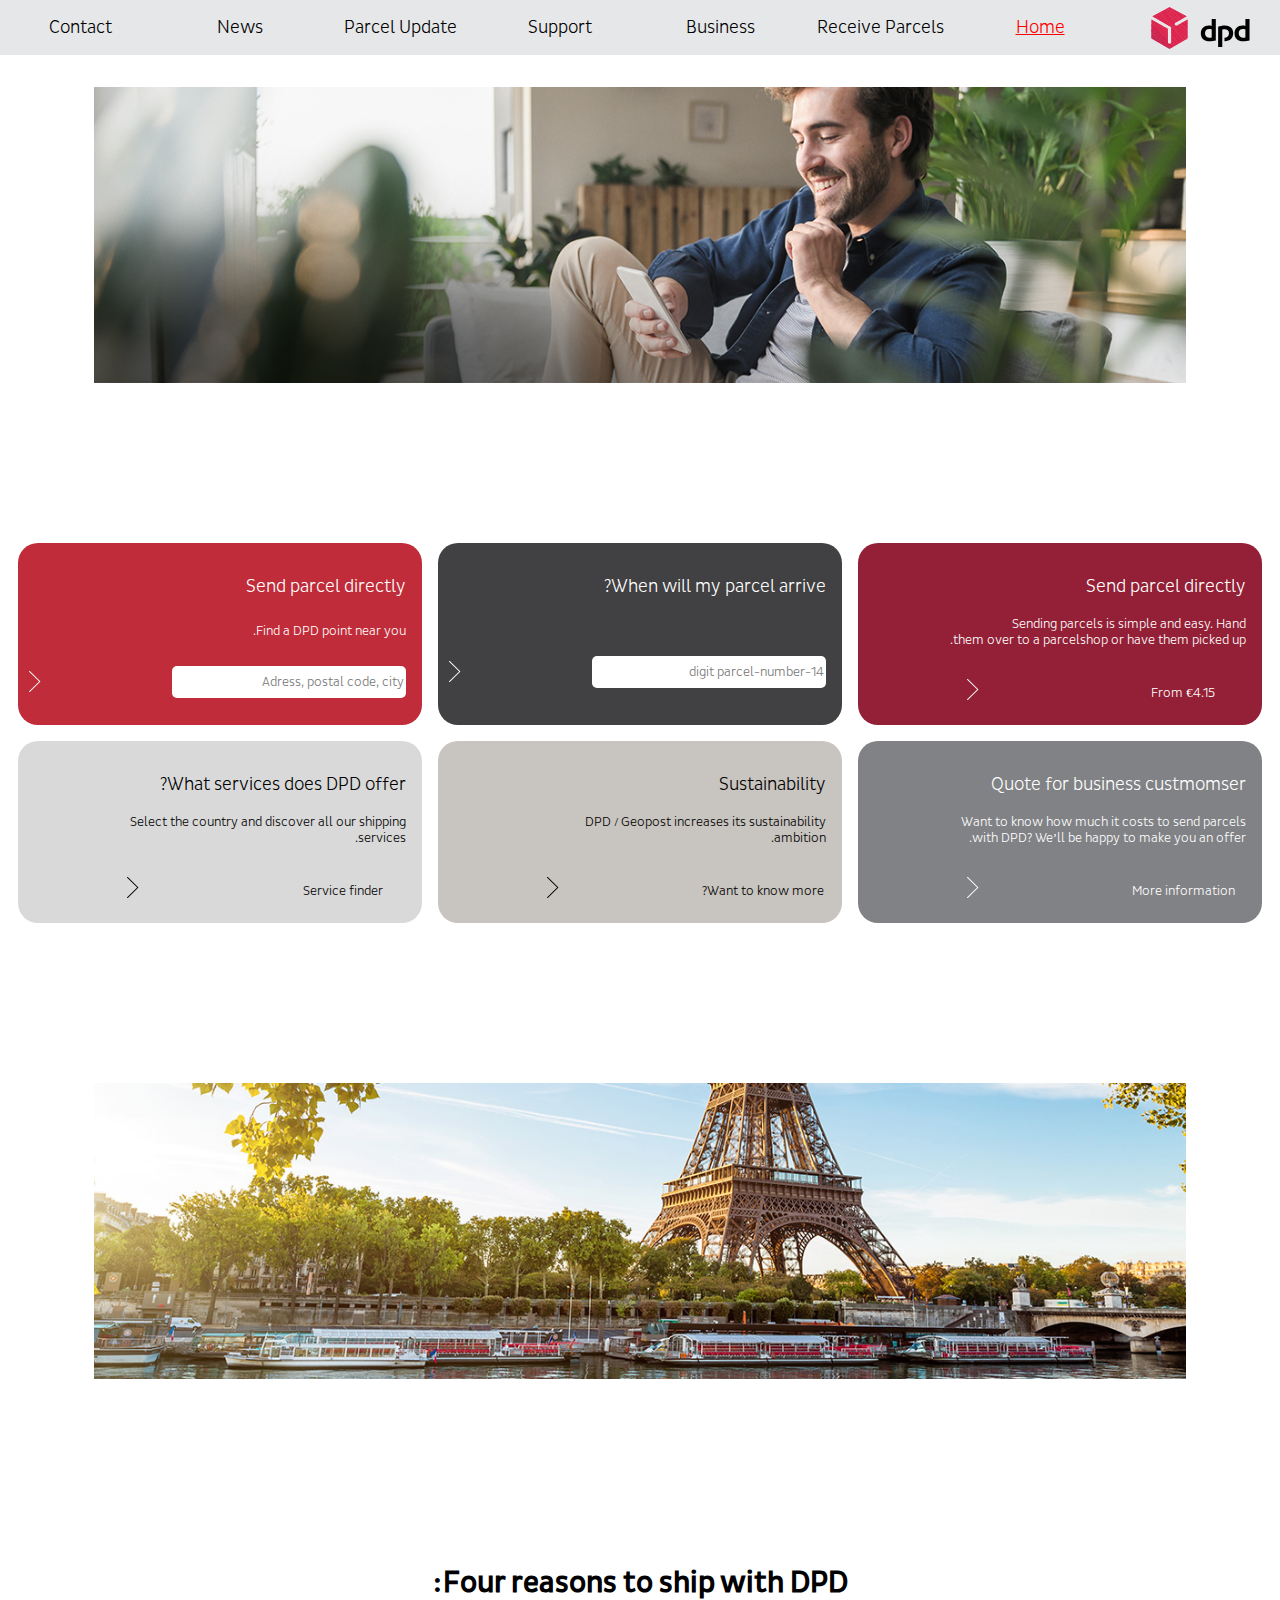
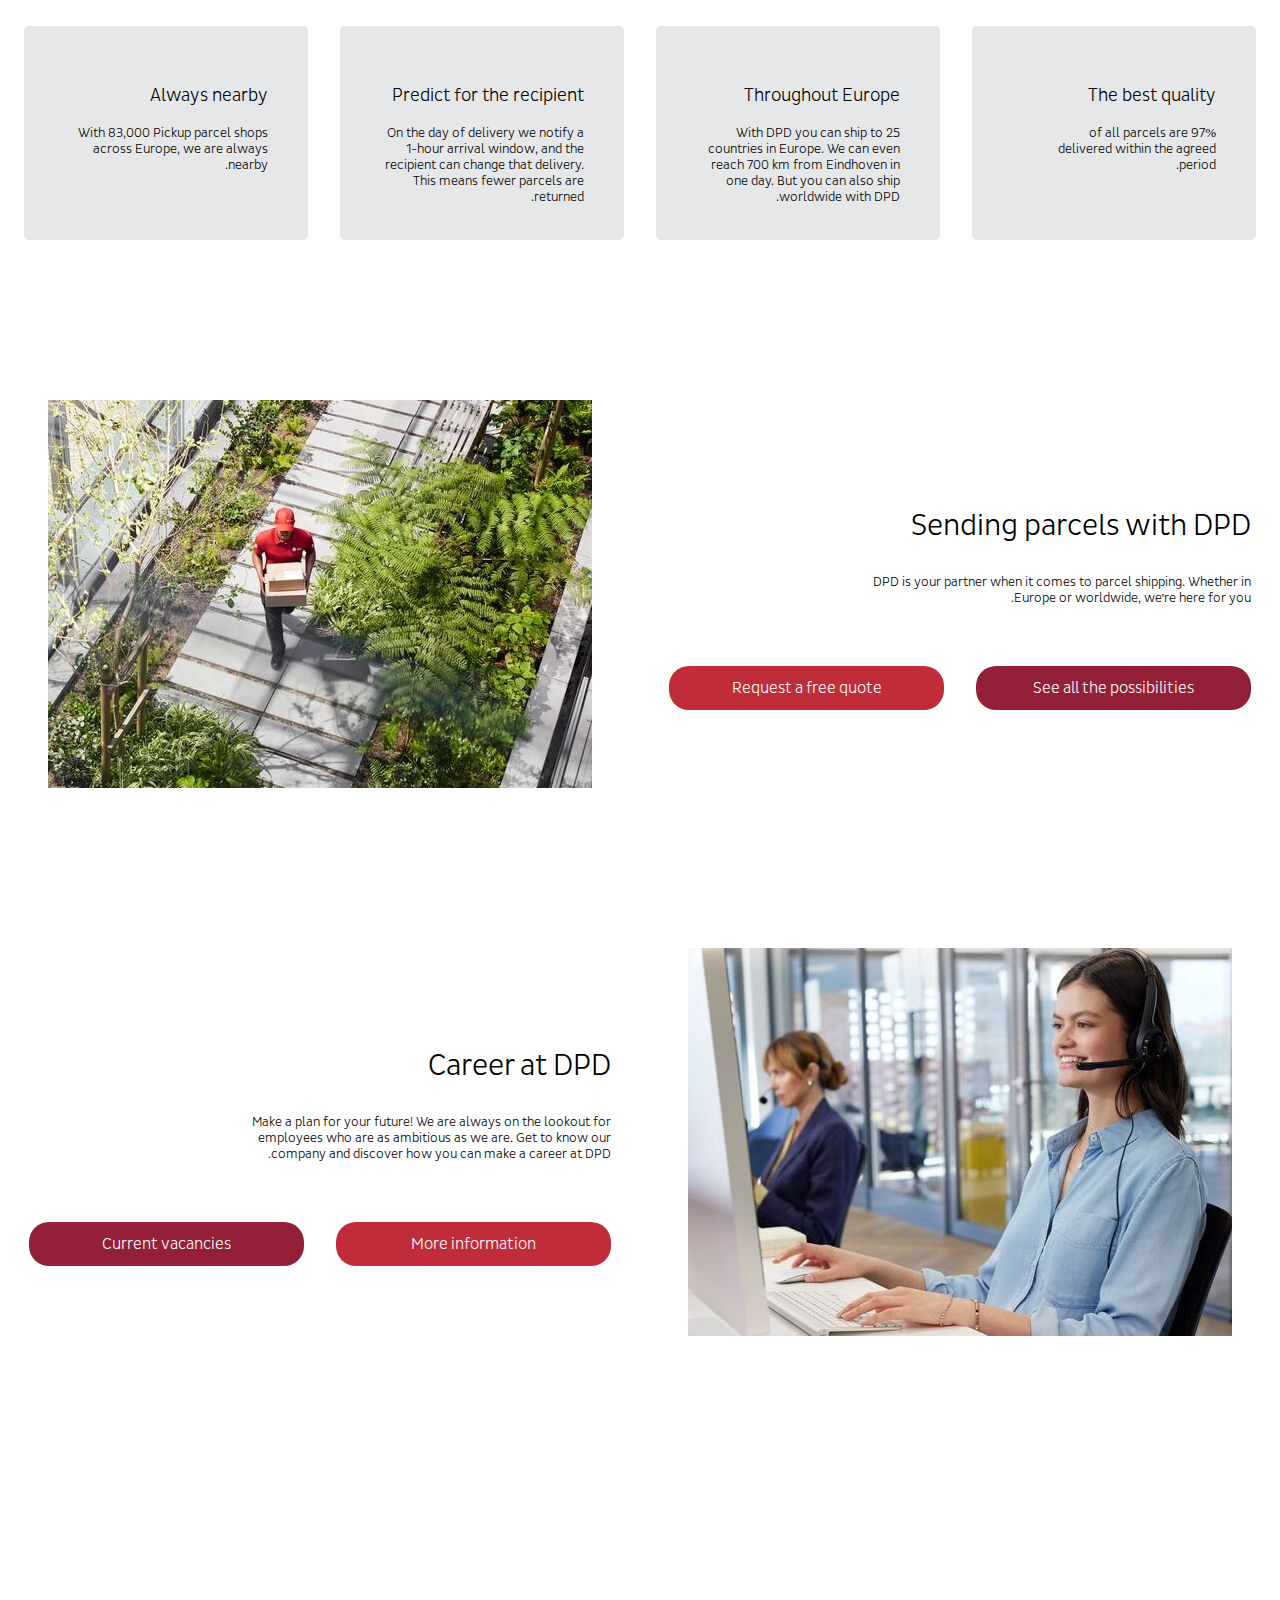
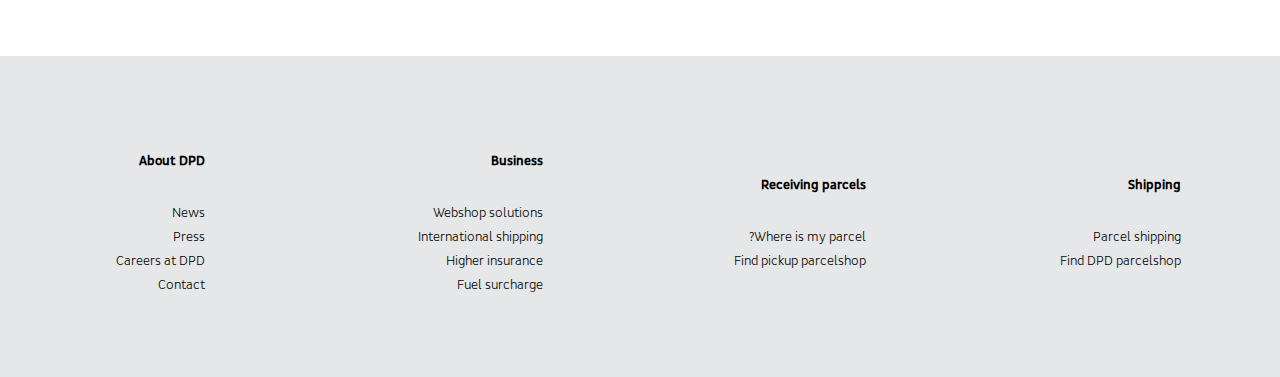
<file: en rtl.html>
<!DOCTYPE html>
<html dir="rtl" lang="en">
<head>
    <meta charset="UTF-8">
    <meta name="viewport" content="width=device-width, initial-scale=1.0">
    <title>DPD Redesign</title>
    <link rel="stylesheet" href="style.css">
    <link rel="icon" href="images/dpdicon.svg">
</head>
<body>
    
    <nav>
        <img src="images/dpdlogo.svg" alt="DPDlogo">
        <a class="underline" href="index.html">Home</a>
        <a href="index.html">Receive Parcels</a>
        <a href="#">Business</a>
        <a href="ar ltr.html">Support</a>
        <a href="#">Parcel Update</a>
        <a href="#">News</a>
        <a href="#">Contact</a>
    </nav>

    <div class="big-image"><img src="images/bigphoto1.jpg" alt="Grote foto 1"></div>

    <div class="grid-container">
    <div class="six-cta">
        <a href="#">
        <div class="cta-dark-red darkred">
        <h3>Send parcel directly</h3>
        <p>Sending parcels is simple and easy. Hand <br> them over to a parcelshop or have them picked up.</p>
            <div class="input-grid"> 
                <p>From €4.15</p> 
                <img class="cta-arrow" src="images/cta arrow.svg" alt="">
            </div>
        </div>
    </a>
        
        <a href="#">
        <div class="cta-dark-red darkgrey">
            <h3>When will my parcel arrive?</h3>
            <div class="input-grid"> 
                <input type="text" name="" id="" placeholder="14-digit parcel-number">
                <img  src="images/cta arrow.svg" alt="">
            </div>
            </div>
        </a>

            <a href="#">
            <div class="cta-dark-red red">
                <h3>Send parcel directly</h3>
                <p>Find a DPD point near you.</p>
                <div class="input-grid"> 
                    <input type="text" name="" id="" placeholder="Adress, postal code, city">
                    <img  src="images/cta arrow.svg" alt="">
                </div>
                </div>
            </a>

            <a href="#">
                <div class="cta-dark-red grey">
                    <h3>Quote for business custmomser</h3>
                    <p>Want to know how much it costs to send parcels <br> with DPD? We’ll be happy to make you an offer. </p>
                        <div class="input-grid"> 
                            <p>More information</p> 
                            <img class="cta-arrow" src="images/cta arrow.svg" alt="">
                        </div>
                    </div>
                </a>

                    <a href="#">
                    <div class="cta-dark-red lightgrey">
                        <h3>Sustainability</h3>
                    <p>DPD / Geopost increases its sustainability <br> ambition.</p>
                        <div class="input-grid"> <p>Want to know more?</p> <img class="cta-arrow" src="images/cta arrow black.svg" alt=""></div>
                        </div>
                    </a>

                    <a href="#">
                        <div class="cta-dark-red lightlightgrey black-text">
                            <h3 >What services does DPD offer?</h3>
                    <p>Select the country and discover all our shipping <br> services. </p>
                        <div class="input-grid"> <p>Service finder</p> <img class="cta-arrow" src="images/cta arrow black.svg" alt=""></div>
                            </div>
                        </a>
    </div>
</div>

    <div class="big-image px160"><img src="images/bigphoto2.jpg" alt="Grote foto 1"></div>

    <div class="grid-container">
    <div class="boxes px160">
        <h2>Four reasons to ship with DPD:</h2>
        <div class="box-grid ">
                <div class="box">
                <h3>The best quality</h3>
                <p>97% of all parcels are <br> delivered within the agreed <br> period.</p>
                </div>

                <div class="box">
                <h3>Throughout Europe</h3>
                <p>With DPD you can ship to 25 countries in Europe. We can even reach 700 km from Eindhoven in one day. But you can also ship worldwide with DPD.</p>
                </div>

                <div class="box">
                <h3>Predict for the recipient</h3>
                <p>On the day of delivery we notify a 1-hour arrival window, and the recipient can change that delivery. This means fewer parcels are returned.</p>
                </div>

                <div class="box">
                <h3>Always nearby</h3>
                <p>With 83,000 Pickup parcel shops across Europe, we are always nearby.</p>
                </div>

        </div>

    </div>
</div>

        <div class="card1 px160">
                <div>
                    <div class="card-text">
                        <h3>Sending parcels with DPD</h3>
                        <p>DPD is your partner when it comes to parcel shipping. Whether in  <br> Europe or worldwide, we're here for you.</p>
                    </div>

                    <div class="card-buttons px60"> 
                        <a href="#" class="darkred">See all the possibilities</a>
                        <a href="#" class="red">Request a free quote</a>
                    </div>
                </div>
                <img src="images/cardphoto1.jpg" alt="">
            </div>

            <div class="card1 px160">
                <img src="images/cardphoto2.jpg" alt="">
                <div>
                    <div class="card-text">
                        <h3>Career at DPD</h3>
                        <p>Make a plan for your future! We are always on the lookout for <br> employees who are as ambitious as we are. Get to know our <br>company and discover how you can make a career at DPD.</p>
                    </div>

                    <div class="card-buttons px60"> 
                        <a href="#" class="red">More information</a>
                        <a href="#" class="darkred">Current vacancies</a>
                    </div>
                </div>
            </div>

        <footer class="px320">
            <div class="footer-grid">
                <div>
                    <h4>Shipping</h4>
                    <a href="#">Parcel shipping</a><br>
                    <a href="#">Find DPD parcelshop</a>
                </div>

                <div>
                    <h4>Receiving parcels</h4>
                    <a href="#">Where is my parcel?</a><br>
                    <a href="#">Find pickup parcelshop</a>
                </div>

                <div>
                    <h4>Business</h4>
                    <a href="#">Webshop solutions</a><br>
                    <a href="#">International shipping</a><br>
                    <a href="#">Higher insurance</a><br>
                    <a href="#">Fuel surcharge</a>
                </div>

                <div>
                    <h4>About DPD</h4>
                    <a href="#">News</a><br>
                    <a href="#">Press</a><br>
                    <a href="#">Careers at DPD</a><br>
                    <a href="#">Contact</a>
                </div>
            </div>
        </footer>

</body>
</html>
</file>
<file: style.css>
body {
  margin: 0;
}

@font-face {
    font-family: PS-Light;
    src: url(fonts/HvDTrial_PlutoSans-CondLight-BF648692eacb74e.otf);
}
@font-face {
    font-family: PS-Regular;
    src: url(fonts/HvDTrial_PlutoSans-CondRegular-BF648692eab5581.otf);
}

 nav a {
  text-decoration: none;
  color: black;
  font-size: 18px;
  font-family: PS-Light;
  text-align: center;
  padding: 16px;
}

nav a:hover {
    text-decoration: underline;
    color: #932036;
}

a {
    text-decoration: none;
}
nav {

  background-color: #e6e7e8;
  width: 100%;
  position: sticky;
  display: grid;
  grid-template-columns: repeat(8, 1fr);
  justify-items: center;
  align-items: center;
  justify-content: center;
    
}

h2 {
    font-size: 30px;
    font-family: PS-regular;
}

h3 {
font-size: 18px;
font-weight: 1;
}

p {
    font-size: 13px;
    
}

input {
    font-size: 13px;
    font-family: PS-Light;
    width: 230px;
    height: 30px;
    border-radius: 5px;
    border: none;
    outline: none;
}
.darkgrey{
    background-color: #414042;
}

.darkgrey h3 {
    color: white;
}

.darkgrey p {
    color: white;
}

.darkred {
    background-color: #932036;
}

.darkred h3 {
    color: white;
}

.darkred p {
    color: white;
}

.red {
    background-color: #c02c39;
}

.red h3 {
    color: white;
}

.red p {
    color: white;
}

.grey {
    background-color: #818285;
}

.grey h3 {
    color: white;
}

.grey p {
    color: white;
}

.lightgrey {
    background-color: #c8c4bf;
}

.lightgrey h3 {
    color: black;
}

.lightgrey p {
    color: black;
}

.lightlightgrey {
    background-color: #d9d9d9;
}

.lightlightgrey h3 {
    color: black;
}

.lightlightgrey p {
    color: black;
}

.big-image {
  height: 296px;
  display: flex;
  justify-content: center;
  margin-top: 32px;
}

.grid-container {
    display: flex;
    justify-content: center;
  }
  
  .six-cta {
    display: grid;
    grid-template-columns: repeat(3, 1fr);
    grid-gap: 16px;
    max-width: 1260px;
    margin-top: 160px;
  }

.cta-dark-red {
    padding: 14px  16px  12px  8px ;
    border-radius: 20px;
    width: 380px;
    height: 156px;
    display: grid;
    transition: transform 0.3s ease;
}

.cta-dark-red:hover {
    transform: scale(1.05); /* Scales the div up to 105% of its original size when hovered over */
  }

.cta-dark-red p  {
    font-family: PS-Light;
    margin-bottom: -5%;
}

.cta-dark-red h3  {
    font-family: PS-Light;
    margin-bottom: -5%;
}

.cta-arrow {
    margin-top: 10%;
    margin-left: 70%;
}

.input-grid {
    display: grid;
    grid-template-columns: repeat(2, 1fr);
    gap: 128px;
    justify-items: center;
    align-items: center;
    justify-content: center;
}

   


.px160 {
    margin-top: 160px;
}

.px60 {
    margin-top: 60px;
}

.px320 {
    margin-top: 320px;
}

.box p {
    font-family: PS-Light
}

.box h3 {
    font-family: PS-Light;
}

.box {
    background-color: #e6e7e8;;
    width: 204px;
    height: 134px;
    padding: 40px;
    border-radius: 5px;
}

.box-grid {
    display: grid;
    grid-template-columns: 1fr 1fr 1fr 1fr;
    gap: 32px;
    justify-items: center;
    align-items: center;
    max-width: 1100px;
    justify-content: center;
}

.boxes h2 {
    text-align: center;
}

.card1 {
    display: grid;
    grid-template-columns: 1fr 1fr;
    justify-items: center;
    align-items: center;
    justify-content: center;
}


.card-text {
    margin-left: 25%;
}

.card-text h3 {
font-size: 30px;
font-family: PS-Light;
}

.card-text p {
    font-size: 13px;
    font-family: PS-Light;
    }

.card-buttons {
    display: grid;
    grid-template-columns: 1fr 1fr;
    justify-items: center;
    align-items: center;
    gap: 32px   ;
    transition: transform 0.3s ease;
}

.card-buttons :hover {
    background-color: #e5002c;
    transform: scale(1.05);
}

.card-buttons a {
    width: 275px;
    height: 44px;
    border-radius: 20px;
    text-decoration: none;
    font-family: PS-Light;
    text-align: center;
    line-height: 44px;
    color: white;
}

footer {
    background-color: #e6e7e8;
    padding: 80px 0 80px 0 ;
}

.footer-grid {
    display: grid;
    grid-template-columns:  1fr 1fr 1fr 1fr;
    justify-items: center;
    align-items: center;
}

.footer-grid h4 {
    font-size: 13px;
    font-family: PS-Regular;
    margin-bottom: 32px;
}

.footer-grid a {
    font-size: 13px;
    font-family: PS-Light;
    text-decoration: none;
    color: black;
    line-height: 24px;
}

.underline {
    text-decoration: underline;
    color: #FF0000;
}
</file>
